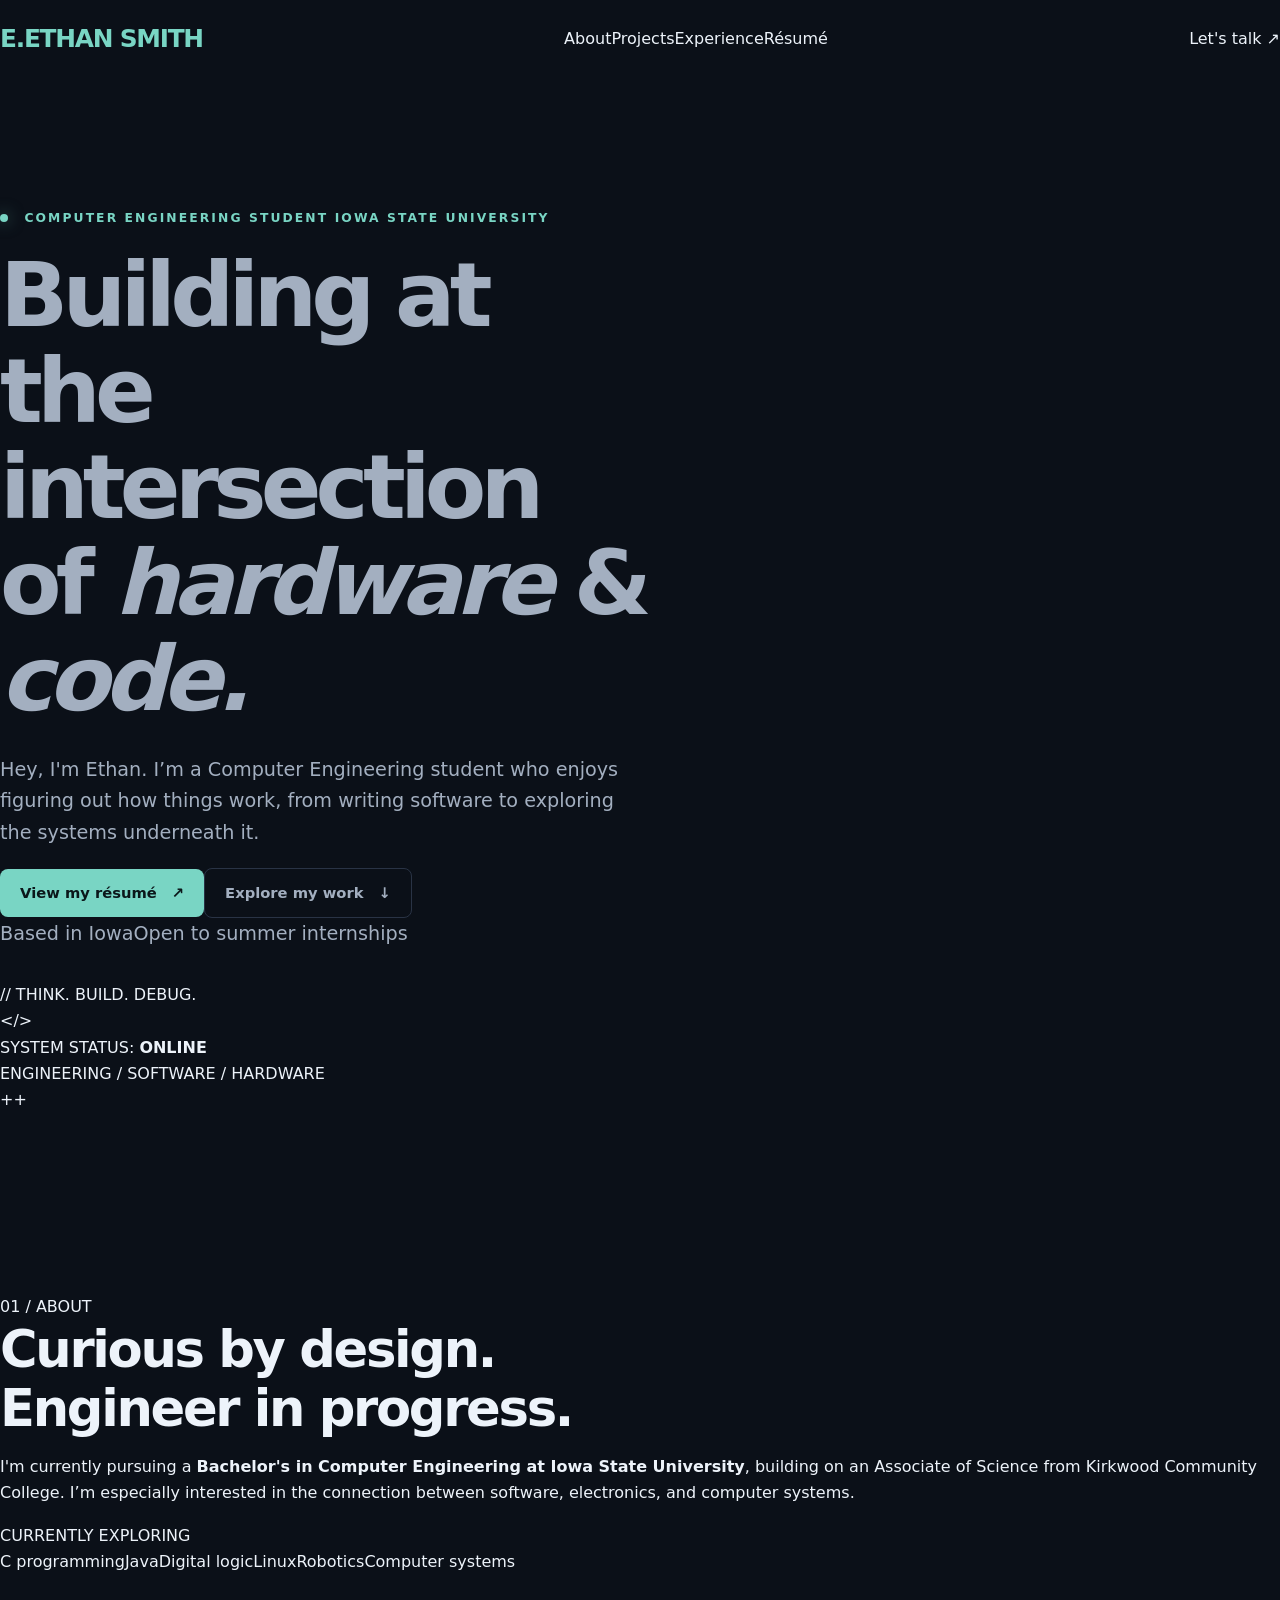
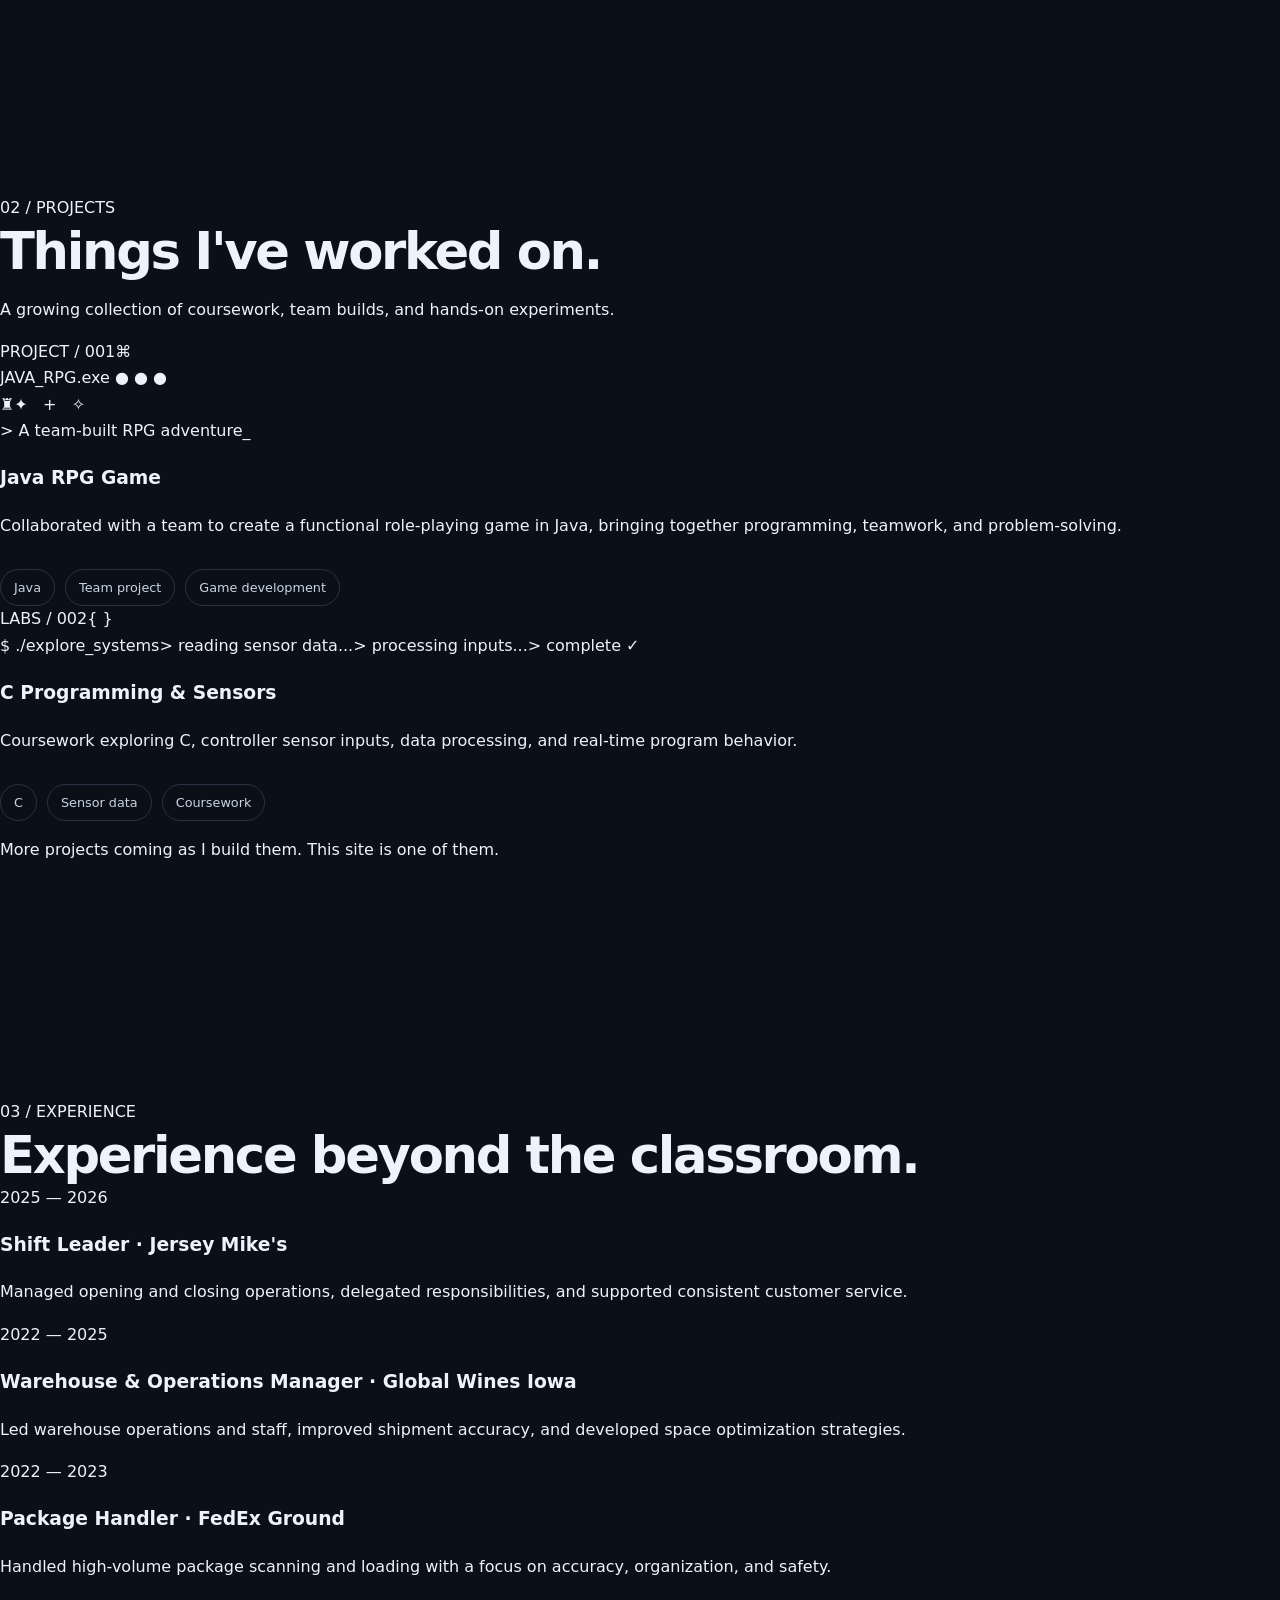
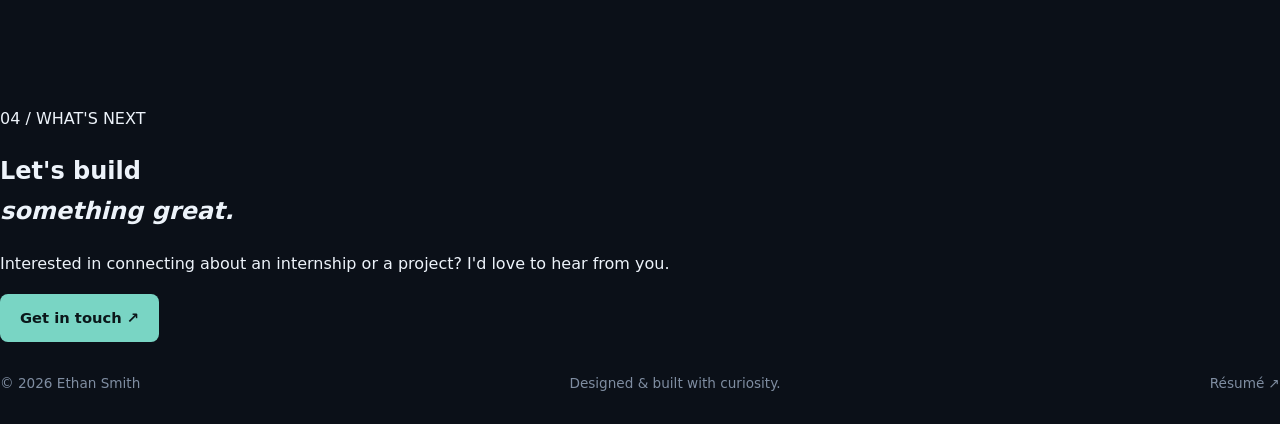
<file: index.html>
<!doctype html>
<html lang="en"><head><meta charset="utf-8"><meta name="viewport" content="width=device-width, initial-scale=1"><meta name="theme-color" content="#080d17"><meta name="description" content="Ethan Smith — Computer Engineering student at Iowa State University. Portfolio and résumé."><title>Ethan Smith | Computer Engineering</title><link rel="stylesheet" href="style.css"></head>
<body><div class="glow glow-one"></div><div class="glow glow-two"></div><header class="nav shell"><a class="brand" href="#home"><span class="brand-icon">E<span>.</span></span><span>ETHAN SMITH</span></a><nav aria-label="Main navigation"><a href="#about">About</a><a href="#projects">Projects</a><a href="#experience">Experience</a><a href="resume.html">Résumé</a></nav><a class="nav-cta" href="mailto:ethan.t.smith@outlook.com">Let's talk <span>↗</span></a></header>
<main id="home"><section class="hero shell"><div class="hero-copy"><div class="eyebrow"><span class="status-dot"></span> COMPUTER ENGINEERING STUDENT <span class="eyebrow-line"></span> IOWA STATE UNIVERSITY</div><h1>Building at the<br>intersection of <em>hardware</em> &amp; <em>code.</em></h1><p class="lead">Hey, I'm Ethan. I’m a Computer Engineering student who enjoys figuring out how things work, from writing software to exploring the systems underneath it.</p><div class="hero-actions"><a class="button primary" href="resume.html">View my résumé <span>↗</span></a><a class="button secondary" href="#projects">Explore my work <span>↓</span></a></div><div class="hero-meta"><span><i class="meta-dot"></i> Based in Iowa</span><span>Open to summer internships</span></div></div><div class="hero-art" aria-hidden="true"><div class="art-label top">// THINK. BUILD. DEBUG.</div><div class="orbit orbit-a"></div><div class="orbit orbit-b"></div><div class="orbit orbit-c"></div><div class="core"><span>&lt;/&gt;</span></div><div class="art-label bottom">SYSTEM STATUS: <b>ONLINE</b><br>ENGINEERING / SOFTWARE / HARDWARE</div><span class="art-cross cross-a">+</span><span class="art-cross cross-b">+</span></div></section>
<section class="section shell" id="about"><div class="section-head"><span class="section-num">01 / ABOUT</span><h2>Curious by design.<br><span>Engineer in progress.</span></h2></div><div class="about-grid"><p>I'm currently pursuing a <strong>Bachelor's in Computer Engineering at Iowa State University</strong>, building on an Associate of Science from Kirkwood Community College. I’m especially interested in the connection between software, electronics, and computer systems.</p><div class="info-card"><span class="small-label">CURRENTLY EXPLORING</span><div class="chips"><span>C programming</span><span>Java</span><span>Digital logic</span><span>Linux</span><span>Robotics</span><span>Computer systems</span></div></div></div></section>
<section class="section shell" id="projects"><div class="section-head"><span class="section-num">02 / PROJECTS</span><h2>Things I've <span>worked on.</span></h2><p class="section-sub">A growing collection of coursework, team builds, and hands-on experiments.</p></div><div class="project-grid"><article class="project-card featured"><div class="project-top"><span class="project-index">PROJECT / 001</span><span class="project-glyph">⌘</span></div><div class="project-visual"><div class="pixel-window"><div class="pixel-title">JAVA_RPG.exe <span>● ● ●</span></div><div class="pixel-scene"><span class="pixel-character">♜</span><span class="pixel-stars">✦ &nbsp; + &nbsp; ✧</span></div><div class="pixel-prompt">&gt; A team-built RPG adventure_</div></div></div><h3>Java RPG Game</h3><p>Collaborated with a team to create a functional role-playing game in Java, bringing together programming, teamwork, and problem-solving.</p><div class="tags"><span>Java</span><span>Team project</span><span>Game development</span></div></article><article class="project-card"><div class="project-top"><span class="project-index">LABS / 002</span><span class="project-glyph">{ }</span></div><div class="mini-terminal"><span>$ ./explore_systems</span><span class="terminal-green">&gt; reading sensor data...</span><span>&gt; processing inputs...</span><span class="terminal-green">&gt; complete ✓</span></div><h3>C Programming &amp; Sensors</h3><p>Coursework exploring C, controller sensor inputs, data processing, and real-time program behavior.</p><div class="tags"><span>C</span><span>Sensor data</span><span>Coursework</span></div></article></div><p class="project-note">More projects coming as I build them. This site is one of them.</p></section>
<section class="section shell" id="experience"><div class="section-head"><span class="section-num">03 / EXPERIENCE</span><h2>Experience beyond <span>the classroom.</span></h2></div><div class="timeline"><div class="job"><div class="job-date">2025 — 2026</div><div><h3>Shift Leader <span>· Jersey Mike's</span></h3><p>Managed opening and closing operations, delegated responsibilities, and supported consistent customer service.</p></div></div><div class="job"><div class="job-date">2022 — 2025</div><div><h3>Warehouse &amp; Operations Manager <span>· Global Wines Iowa</span></h3><p>Led warehouse operations and staff, improved shipment accuracy, and developed space optimization strategies.</p></div></div><div class="job"><div class="job-date">2022 — 2023</div><div><h3>Package Handler <span>· FedEx Ground</span></h3><p>Handled high-volume package scanning and loading with a focus on accuracy, organization, and safety.</p></div></div></div></section>
<section class="contact shell"><div><span class="section-num">04 / WHAT'S NEXT</span><h2>Let's build<br><em>something great.</em></h2><p>Interested in connecting about an internship or a project? I'd love to hear from you.</p></div><a class="button primary" href="mailto:ethan.t.smith@outlook.com">Get in touch ↗</a></section></main><footer class="shell footer"><span>© <span id="year"></span> Ethan Smith</span><span>Designed &amp; built with curiosity.</span><a href="resume.html">Résumé ↗</a></footer><script src="script.js"></script></body></html>
</file>
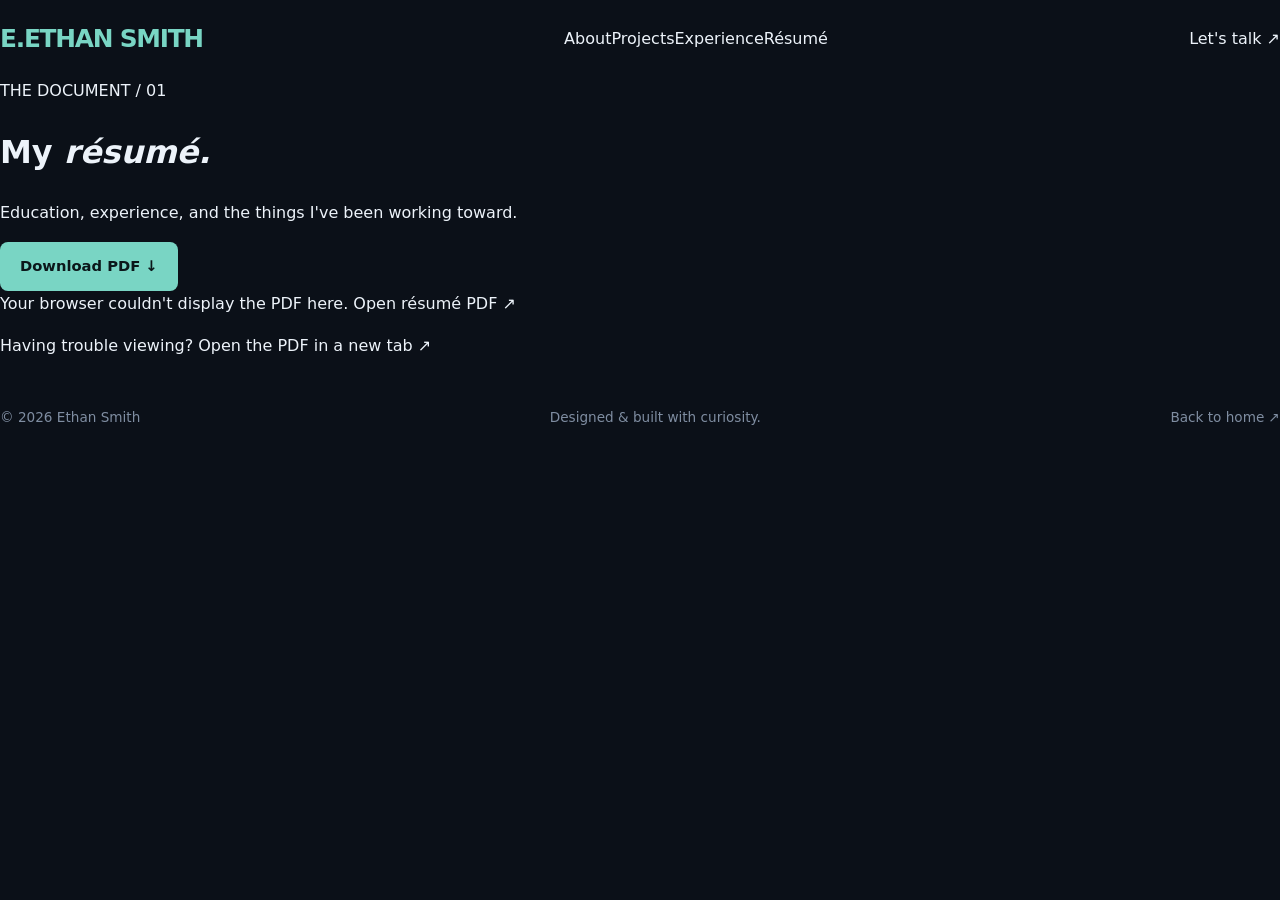
<file: resume.html>
<!doctype html><html lang="en"><head><meta charset="utf-8"><meta name="viewport" content="width=device-width, initial-scale=1"><meta name="theme-color" content="#080d17"><title>Résumé | Ethan Smith</title><link rel="stylesheet" href="style.css"></head><body><div class="glow glow-one"></div><header class="nav shell"><a class="brand" href="index.html"><span class="brand-icon">E<span>.</span></span><span>ETHAN SMITH</span></a><nav aria-label="Main navigation"><a href="index.html#about">About</a><a href="index.html#projects">Projects</a><a href="index.html#experience">Experience</a><a class="active" href="resume.html">Résumé</a></nav><a class="nav-cta" href="mailto:ethan.t.smith@outlook.com">Let's talk ↗</a></header><main class="shell resume-main"><span class="section-num">THE DOCUMENT / 01</span><div class="resume-heading"><div><h1>My <em>résumé.</em></h1><p>Education, experience, and the things I've been working toward.</p></div><a class="button primary" href="resume.pdf" download="Ethan_Smith_Resume.pdf">Download PDF ↓</a></div><div class="pdf-frame"><object data="resume.pdf#view=FitH" type="application/pdf" width="100%" height="100%"><div class="pdf-fallback">Your browser couldn't display the PDF here. <a href="resume.pdf">Open résumé PDF ↗</a></div></object></div><p class="pdf-note">Having trouble viewing? <a href="resume.pdf" target="_blank" rel="noopener">Open the PDF in a new tab ↗</a></p></main><footer class="shell footer"><span>© <span id="year"></span> Ethan Smith</span><span>Designed &amp; built with curiosity.</span><a href="index.html">Back to home ↗</a></footer><script src="script.js"></script></body></html>
</file>
<file: style.css>
:root{color-scheme:dark;--bg:#0b1018;--surface:#111925;--border:#293345;--text:#edf3fa;--muted:#a3afc0;--accent:#79d5c4}*{box-sizing:border-box}html{scroll-behavior:smooth}body{margin:0;background:var(--bg);color:var(--text);font-family:Inter,ui-sans-serif,system-ui,-apple-system,BlinkMacSystemFont,"Segoe UI",sans-serif;line-height:1.65}a{color:inherit;text-decoration:none}a:focus-visible{outline:2px solid var(--accent);outline-offset:5px}.container{width:min(1080px,calc(100% - 48px));margin:auto}.site-header{border-bottom:1px solid var(--border);position:sticky;top:0;z-index:10;background:#0b1018ed;backdrop-filter:blur(12px)}.nav{min-height:78px;display:flex;align-items:center;justify-content:space-between}.brand{font-size:1.55rem;font-weight:800;letter-spacing:-.05em}.brand span,.hero h1 span{color:var(--accent)}.nav-links{display:flex;gap:30px;font-size:.9rem;color:var(--muted)}.nav-links a:hover,.contact-links a:hover{color:var(--accent)}.hero{min-height:650px;padding-top:130px;padding-bottom:70px;display:flex;flex-direction:column;align-items:flex-start}.eyebrow,.section-label,.hero-footer{font-size:.77rem;font-weight:700;letter-spacing:.17em;color:var(--accent)}.status-dot{display:inline-block;width:8px;height:8px;margin-right:10px;border-radius:50%;background:var(--accent);box-shadow:0 0 16px #79d5c480}.hero h1{font-size:clamp(3.3rem,7vw,6rem);line-height:1.07;letter-spacing:-.065em;margin:20px 0 26px;max-width:900px}.hero-copy{font-size:1.2rem;max-width:650px;color:var(--muted);margin:0 0 32px}.actions{display:flex;gap:12px;flex-wrap:wrap}.button{display:inline-flex;justify-content:center;align-items:center;gap:15px;border-radius:8px;padding:12px 20px;font-size:.92rem;font-weight:700;transition:transform .2s,background .2s}.button:hover{transform:translateY(-2px)}.primary{background:var(--accent);color:#0b171a}.primary:hover{background:#a1eadc}.secondary{border:1px solid var(--border)}.secondary:hover{background:var(--surface)}.hero-footer{margin-top:auto;padding-top:80px;color:#748296}.hero-footer span{margin:0 14px;color:var(--accent)}.section{padding:110px 0;scroll-margin-top:75px}.section-alt{background:var(--surface);border-top:1px solid var(--border);border-bottom:1px solid var(--border)}.section-grid{display:grid;grid-template-columns:1fr 1.15fr;gap:90px}.section-label{margin:0 0 20px}.section h2{font-size:clamp(2rem,4vw,3.2rem);line-height:1.15;letter-spacing:-.045em;margin:0}.section-grid>div>p:not(.section-label):not(.hint){color:var(--muted);margin:0 0 20px;font-size:1.07rem}.tags{display:flex;gap:10px;flex-wrap:wrap;margin-top:30px}.tags span{border:1px solid var(--border);border-radius:100px;padding:7px 13px;font-size:.8rem;color:#c7d4e3}.resume-panel{display:flex;align-items:center;gap:18px;padding:20px;border:1px solid var(--border);border-radius:12px;margin-top:28px}.resume-icon{display:grid;place-items:center;width:48px;height:48px;border-radius:10px;background:#1d3940;color:var(--accent);font-size:1.4rem}.resume-panel>div:nth-child(2){flex:1}.resume-panel strong,.resume-panel span{display:block}.resume-panel span{font-size:.8rem;color:var(--muted)}.hint{color:#7f8da1;font-size:.82rem;margin-top:15px}.hint code{color:var(--accent)}.contact-links{display:flex;flex-direction:column;margin-top:20px}.contact-links a{display:flex;justify-content:space-between;padding:15px 0;border-bottom:1px solid var(--border);font-weight:650}.footer{display:flex;justify-content:space-between;gap:16px;padding-top:30px;padding-bottom:30px;color:#7f8da1;font-size:.85rem}@media(max-width:700px){.container{width:min(100% - 36px,1080px)}.nav{min-height:65px}.nav-links{gap:16px;font-size:.83rem}.hero{min-height:590px;padding-top:100px}.section{padding:75px 0}.section-grid{grid-template-columns:1fr;gap:30px}.resume-panel{flex-wrap:wrap}.resume-panel .button{width:100%}.footer{flex-direction:column;gap:5px}}
</file>
